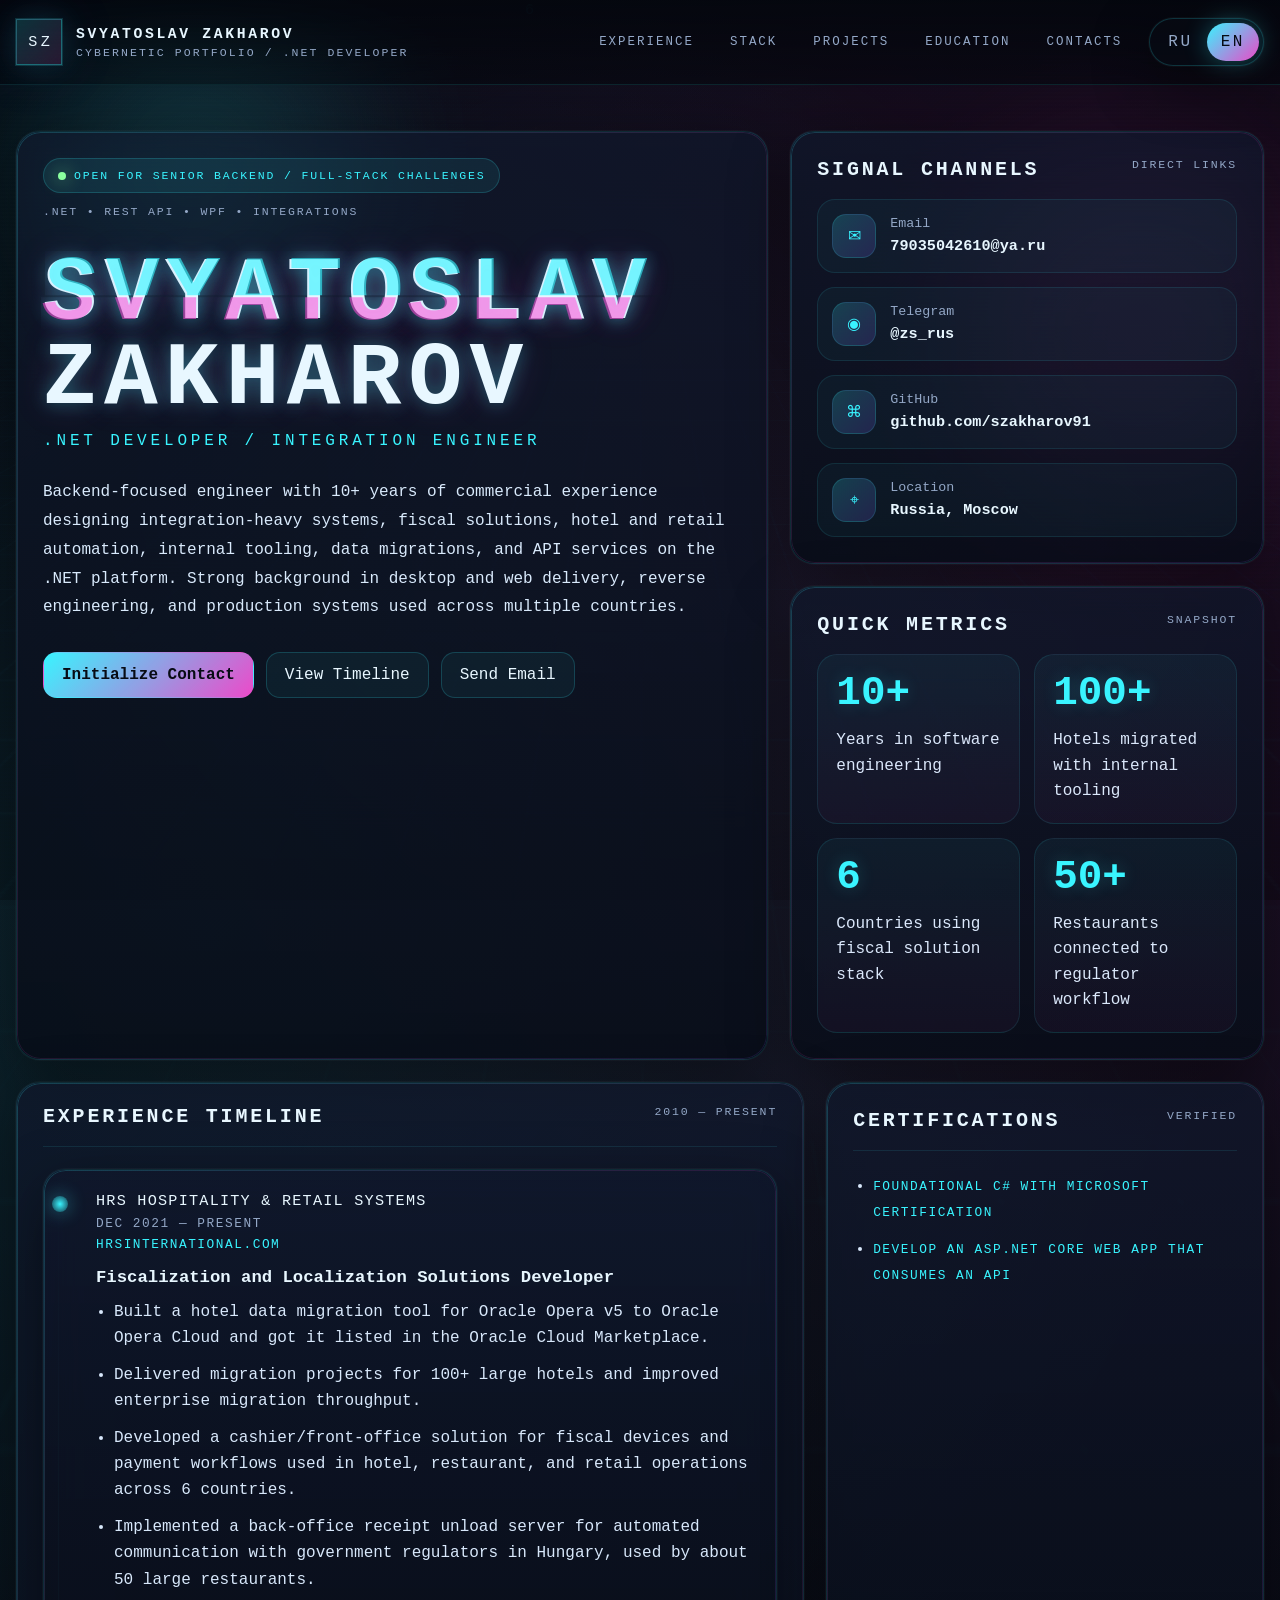
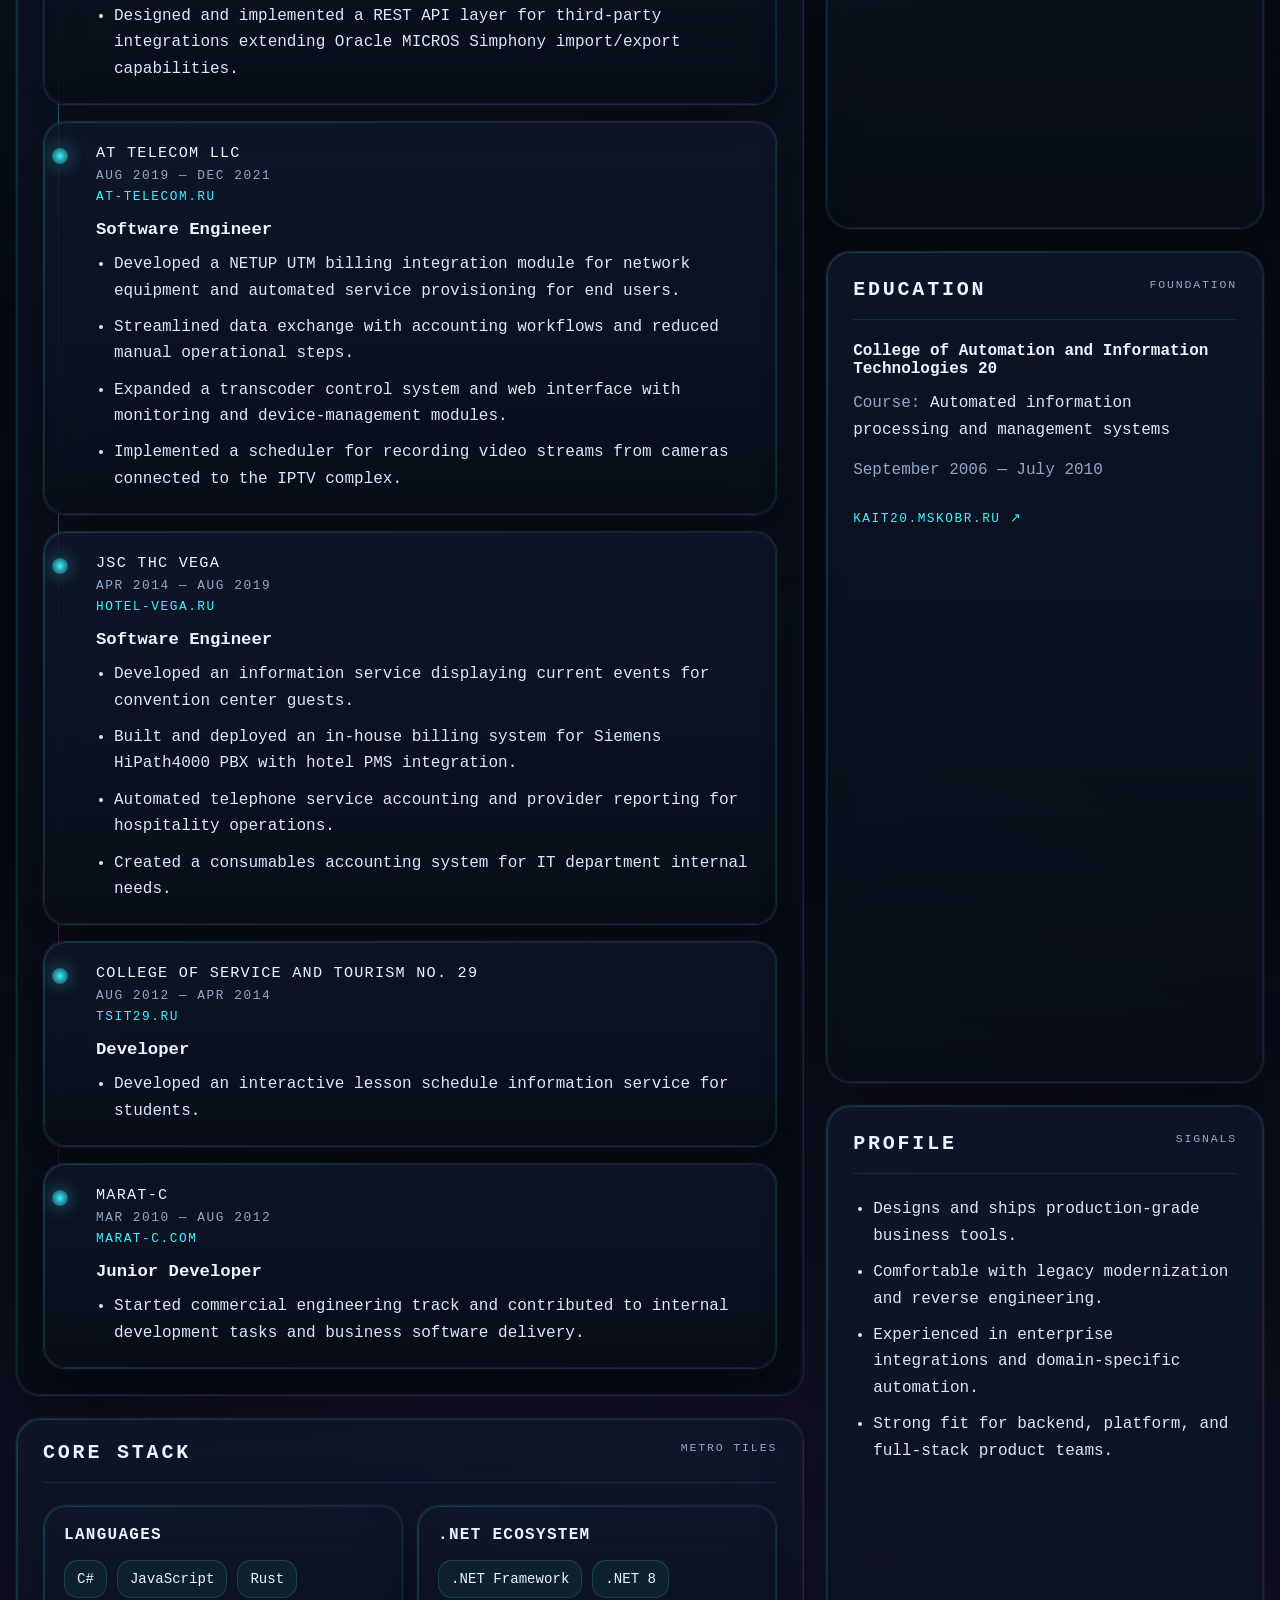
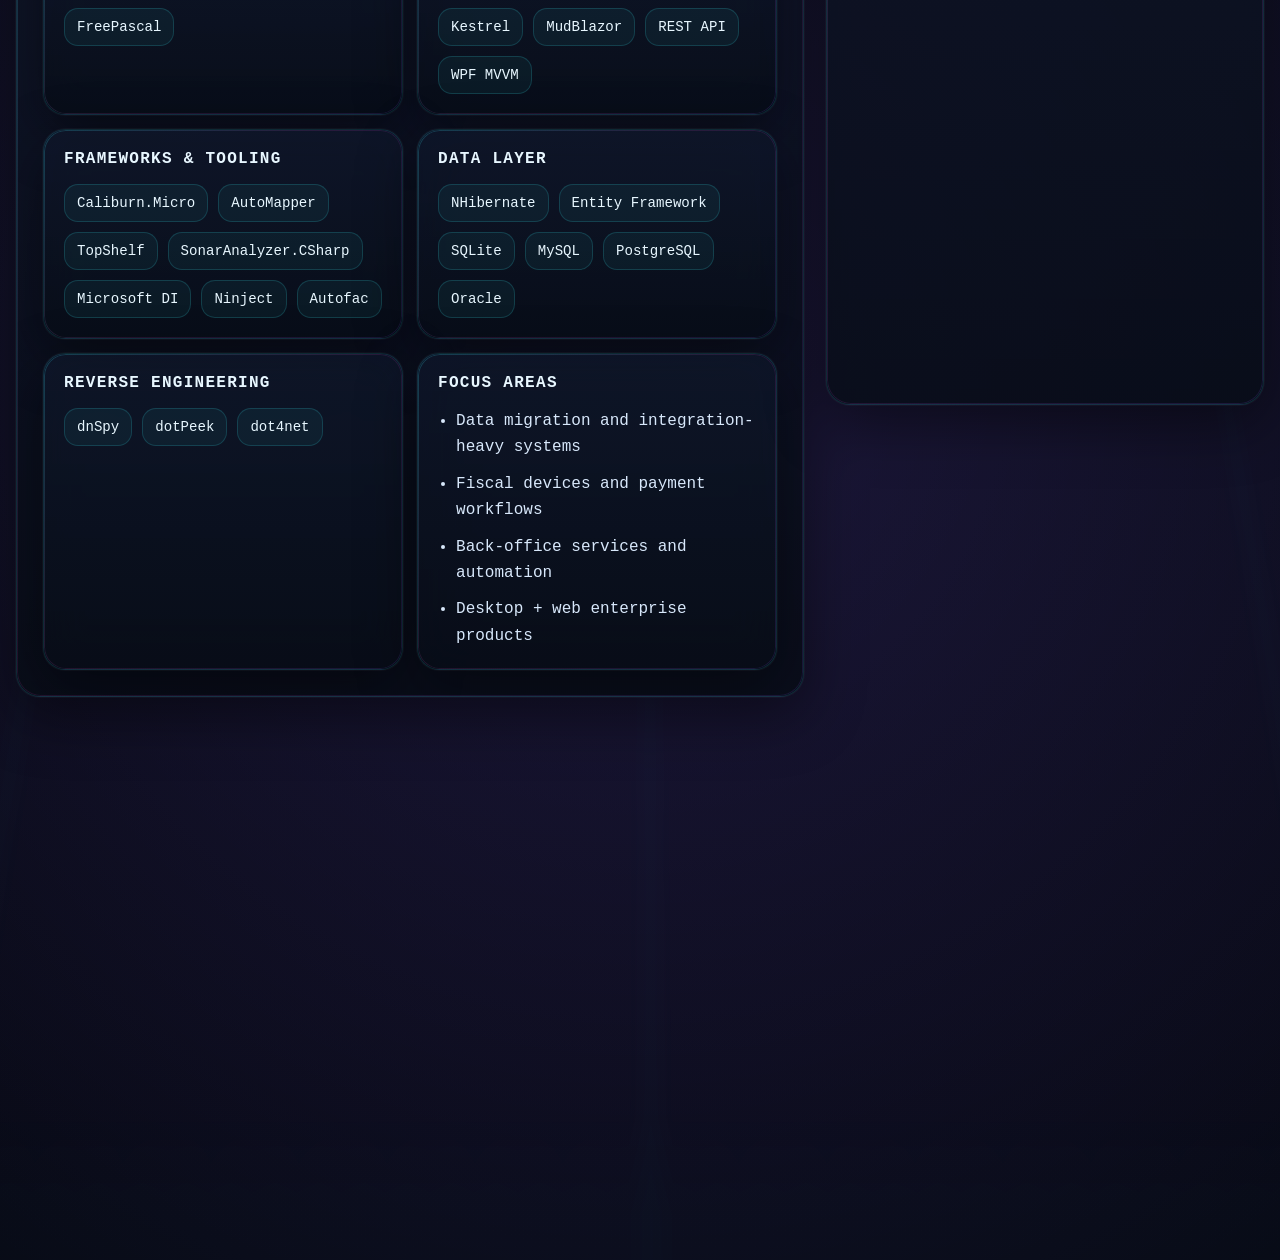
<file: index.html>
<!DOCTYPE html>
<html lang="en">
<head>
  <meta charset="UTF-8" />
  <meta name="viewport" content="width=device-width, initial-scale=1.0" />
  <meta name="color-scheme" content="dark" />
  <meta name="description" content="Cyberpunk-style bilingual resume landing page for Svyatoslav Zakharov" />
  <title>Svyatoslav Zakharov — Cyberpunk Resume</title>
  <link rel="preconnect" href="https://fonts.googleapis.com" />
  <link rel="preconnect" href="https://fonts.gstatic.com" crossorigin />
  <link rel="stylesheet" href="styles.css" />
  <script defer src="script.js"></script>
</head>
<body>
  <div class="scene">
    <canvas class="code-rain" id="codeRain" aria-hidden="true"></canvas>
    <div class="noise" aria-hidden="true"></div>
    <div class="grid" aria-hidden="true"></div>
    <div class="blobs" aria-hidden="true"></div>
    <div class="scanlines" aria-hidden="true"></div>

    <header class="topbar">
      <div class="topbar-inner">
        <a class="brand" href="#top" aria-label="Resume home">
          <div class="brand-mark" aria-hidden="true"></div>
          <div class="brand-copy">
            <strong id="brandName">Svyatoslav Zakharov</strong>
            <span id="brandSubtitle">Cybernetic Portfolio / .NET Developer</span>
          </div>
        </a>

        <div class="topbar-actions">
          <nav class="nav" id="mainNav" aria-label="Primary navigation">
            <a href="#experience" id="navExperience">Experience</a>
            <a href="#stack" id="navStack">Stack</a>
            <a href="#projects" id="navProjects">Projects</a>
            <a href="#education" id="navEducation">Education</a>
            <a href="#contacts" id="navContacts">Contacts</a>
          </nav>

          <div class="lang-switcher" aria-label="Language switcher">
            <button type="button" class="lang-btn" data-lang="ru" aria-pressed="false">RU</button>
            <button type="button" class="lang-btn is-active" data-lang="en" aria-pressed="true">EN</button>
          </div>
        </div>
      </div>
    </header>

    <main class="wrap" id="top">
      <section class="hero reveal" data-parallax data-speed="0.02">
        <article class="card hero-card">
          <div>
            <div class="hero-top">
              <span class="status-chip" id="heroStatus">Open for senior backend / full-stack challenges</span>
              <span class="eyebrow" id="heroEyebrow">.NET • REST API • WPF • Integrations</span>
            </div>

            <h1 class="hero-headline glitch" id="heroHeadline" data-text="SVYATOSLAV">SVYATOSLAV<br />ZAKHAROV</h1>
            <p class="hero-role" id="heroRole">.NET Developer / Integration Engineer</p>

            <p class="summary" id="heroSummary">
              Backend-focused engineer with 10+ years of commercial experience designing integration-heavy systems, fiscal solutions, hotel and retail automation, internal tooling, data migrations, and API services on the .NET platform.
            </p>

            <div class="hero-actions">
              <a class="btn btn-primary" href="#contacts" id="heroActionPrimary">Initialize Contact</a>
              <a class="btn" href="#experience" id="heroActionSecondary">View Timeline</a>
              <a class="btn" href="mailto:79035042610@ya.ru" id="heroActionEmail">Send Email</a>
            </div>
          </div>
        </article>

        <div class="hero-side">
          <aside class="card contact-card reveal" id="contacts" style="--delay: 100ms;">
            <div class="card-title">
              <h2 id="contactsTitle">Signal Channels</h2>
              <span id="contactsSubtitle">Direct Links</span>
            </div>
            <div class="contact-list" id="contactsList"></div>
          </aside>

          <aside class="card reveal" style="--delay: 180ms;">
            <div class="card-title">
              <h2 id="metricsTitle">Quick Metrics</h2>
              <span id="metricsSubtitle">Snapshot</span>
            </div>
            <div class="stats-grid" id="metricsGrid"></div>
          </aside>
        </div>
      </section>

      <section class="layout">
        <div class="stack">
          <section class="card section-card reveal" id="experience">
            <div class="section-heading">
              <h2 id="experienceTitle">Experience Timeline</h2>
              <span id="experienceSubtitle">2010 — Present</span>
            </div>
            <div class="timeline" id="experienceTimeline"></div>
          </section>

          <section class="card section-card reveal" id="stack">
            <div class="section-heading">
              <h2 id="stackTitle">Core Stack</h2>
              <span id="stackSubtitle">Metro Tiles</span>
            </div>
            <div class="tiles" id="stackTiles"></div>
          </section>

          <section class="card section-card reveal" id="projects">
            <div class="section-heading">
              <h2 id="projectsTitle">Pet Projects</h2>
              <span id="projectsSubtitle">Open Source</span>
            </div>
            <div class="project-list" id="projectsList"></div>
          </section>
        </div>

        <aside class="sidebar-stack">
          <section class="card sidebar-card reveal">
            <div class="section-heading">
              <h2 id="certificationsTitle">Certifications</h2>
              <span id="certificationsSubtitle">Verified</span>
            </div>
            <ul id="certificationsList"></ul>
          </section>

          <section class="card sidebar-card reveal" id="education" style="--delay: 80ms;">
            <div class="section-heading">
              <h2 id="educationTitle">Education</h2>
              <span id="educationSubtitle">Foundation</span>
            </div>
            <div id="educationBlock"></div>
          </section>

          <section class="card sidebar-card reveal" style="--delay: 120ms;">
            <div class="section-heading">
              <h2 id="profileTitle">Profile</h2>
              <span id="profileSubtitle">Signals</span>
            </div>
            <ul id="profileList"></ul>
          </section>

          <section class="card sidebar-card reveal" style="--delay: 160ms;">
            <div class="section-heading">
              <h2 id="interestsTitle">Interests</h2>
              <span id="interestsSubtitle">Off Duty</span>
            </div>
            <ul id="interestsList"></ul>
          </section>
        </aside>
      </section>

      <footer class="footer reveal">
        <span id="footerLeft">Resume landing page / multi-file build</span>
        <span id="footerRight">Cyberpunk × Matrix × Metro UI</span>
      </footer>
    </main>
  </div>
</body>
</html>
</file>
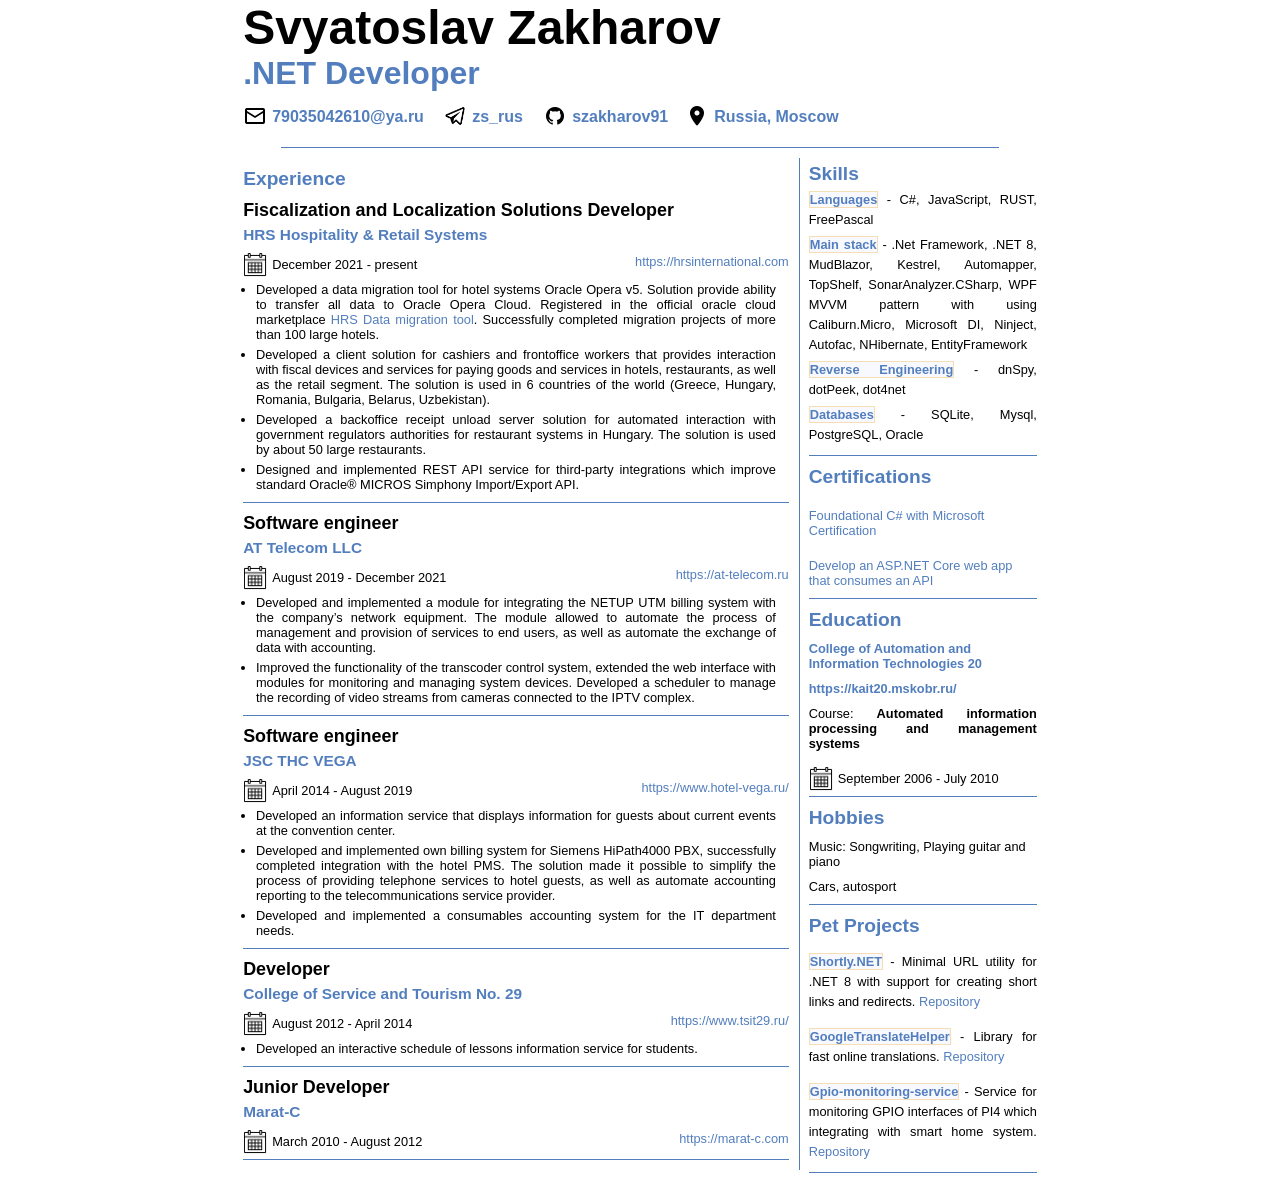
<file: index2.html>
<!DOCTYPE html>
<html lang="en">
<head>
    <meta charset="UTF-8">
    <meta name="viewport" content="width=device-width, initial-scale=1.0">
    <title>Svyatoslav Zakharov | .NET Developer</title>
    <link rel="stylesheet" href="style.css">
</head>
<body>
    <header>
        <h1 class="nameSurname">Svyatoslav Zakharov</h1>
        <h2 class="position">.NET Developer</h2>

        <div class="social-media">
            <span class="mail"><a class="social-media_link" href="mailto:79035042610@ya.ru" target="_blank">79035042610@ya.ru</a></span>
            <span class="telegram"><a class="social-media_link" href="https://t.me/zs_rus" target="_blank">zs_rus</a></span>
            <span class="github"><a class="social-media_link" href="https://github.com/szakharov91" target="_blank">szakharov91</a></span>
            <span class="location"><a class="social-media_link" href="https://yandex.ru/maps/-/CDr~AHzx" target="_blank">Russia, Moscow</a></span>

        </div>
    </header>

    <hr class="hr-line-main">

    <main>

        <div class="wrapper">

            <div class="mainsec">
                <div class="experience">
                    <h2>Experience</h2>

                    <article class="job-description">
                        <h3 class="job-position">Fiscalization and Localization Solutions Developer</h3>
                        <h4 class="job-company-name">HRS Hospitality & Retail Systems</h4>
                        <div class="work-place-additional-info">
                            <div class="job-time-range"><span>December 2021 - present</span></div>
                            <div class="job-company-site"><a class="company_link_url" href="https://hrsinternational.com" target="_blank">https://hrsinternational.com</a></div>
                        </div>

                        <div class="job-achivment">
                            <div class="achivment">
                                Developed a data migration tool for hotel systems Oracle Opera v5. 
                                Solution provide ability to transfer all data to Oracle Opera Cloud. Registered in the official oracle cloud marketplace 
                                <a class="article_link" target="_blank" href="https://cloudmarketplace.oracle.com/marketplace/en_US/listing/152044446">HRS Data migration tool</a>.
                                Successfully completed migration projects of more than 100 large hotels.
                            </div>
                            <div class="achivment">
                                Developed a client solution for cashiers and frontoffice workers that provides interaction with fiscal devices 
                                and services for paying goods and services in hotels, restaurants, as well as the retail segment. 
                                The solution is used in 6 countries of the world (Greece, Hungary, Romania, Bulgaria, Belarus, Uzbekistan).
                            </div>
                            <div class="achivment">
                                Developed a backoffice receipt unload server solution for automated interaction with government regulators authorities 
                                for restaurant systems in Hungary. The solution is used by about 50 large restaurants.
                            </div>
                            <div class="achivment">
                                Designed and implemented REST API service for third-party integrations which improve standard Oracle® MICROS Simphony Import/Export API.
                            </div>
                        </div>

                        <hr class="hr-line">

                    </article>

                    <article class="job-description">
                        <h3 class="job-position">Software engineer</h3>
                        <h4 class="job-company-name">AT Telecom LLC</h4>
                        <div class="work-place-additional-info">
                            <div class="job-time-range"><span>August 2019 - December 2021</span></div>
                            <div class="job-company-site"><a class="company_link_url" href="https://at-telecom.ru/" target="_blank">https://at-telecom.ru</a></div>
                        </div>

                        <div class="job-achivment">
                            <div class="achivment">
                                Developed and implemented a module for integrating the NETUP UTM billing system with the company’s network equipment.
                                The module allowed to automate the process of management and provision of services to end users, as well as automate the exchange of data with accounting.
                            </div>
                            <div class="achivment">
                                Improved the functionality of the transcoder control system, extended the web interface with modules for monitoring and managing system devices.
                                Developed a scheduler to manage the recording of video streams from cameras connected to the IPTV complex.
                            </div>
                        </div>

                        <hr class="hr-line">

                    </article>

                    <article class="job-description">
                        <h3 class="job-position">Software engineer</h3>
                        <h4 class="job-company-name">JSC THC VEGA</h4>
                        <div class="work-place-additional-info">
                            <div class="job-time-range"><span>April 2014 - August 2019</span></div>
                            <div class="job-company-site"><a class="company_link_url" href="https://www.hotel-vega.ru/" target="_blank">https://www.hotel-vega.ru/</a></div>
                        </div>

                        <div class="job-achivment">
                            <div class="achivment">
                                Developed an information service that displays information for guests about current events at the convention center.
                            </div>
                            <div class="achivment">
                                Developed and implemented own billing system for Siemens HiPath4000 PBX, successfully completed integration with the hotel PMS.
                                The solution made it possible to simplify the process of providing telephone services to hotel guests, 
                                as well as automate accounting reporting to the telecommunications service provider.
                            </div>
                            <div class="achivment">
                                Developed and implemented a consumables accounting system for the IT department needs.
                            </div>
                        </div>

                        <hr class="hr-line">

                    </article>

                    <article class="job-description">
                        <h3 class="job-position">Developer</h3>
                        <h4 class="job-company-name">College of Service and Tourism No. 29</h4>
                        <div class="work-place-additional-info">
                            <div class="job-time-range"><span>August 2012 - April 2014</span></div>
                            <div class="job-company-site"><a class="company_link_url" href="https://www.tsit29.ru/" target="_blank">https://www.tsit29.ru/</a></div>
                        </div>

                        <div class="job-achivment">
                            <div class="achivment">Developed an interactive schedule of lessons information service for students.</div>
                        </div>

                        <hr class="hr-line">

                    </article>

                    <article class="job-description">
                        <h3 class="job-position">Junior Developer</h3>
                        <h4 class="job-company-name">Marat-C</h4>
                        <div class="work-place-additional-info">
                            <div class="job-time-range"><span>March 2010 - August 2012</span></div>
                            <div class="job-company-site"><a class="company_link_url" href="https://www.marat-c.com" target="_blank">https://marat-c.com</a></div>
                        </div>

                        <hr class="hr-line">

                    </article>
                    
                </div>
            </div>

            <div class="sidebar">
                <div class="skills">
                    <h2>Skills</h2>

                    <div class="skill">
                        <span class="skill-tag">Languages</span>
                        <span class="skill-description"> - C#, JavaScript, RUST, FreePascal</span>
                    </div>

                    <div class="skill">
                        <span class="skill-tag">Main stack</span>
                        <span class="skill-description">
                             - .Net Framework, .NET 8, MudBlazor, Kestrel, Automapper, TopShelf, SonarAnalyzer.CSharp,
                             WPF MVVM pattern with using Caliburn.Micro, Microsoft DI, Ninject, Autofac, NHibernate, EntityFramework

                        </span>
                    </div>

                    <div class="skill">
                        <span class="skill-tag">Reverse Engineering</span>
                        <span class="skill-description"> - dnSpy, dotPeek, dot4net</span>
                    </div>

                    <div class="skill">
                        <span class="skill-tag">Databases</span>
                        <span class="skill-description"> - SQLite, Mysql, PostgreSQL, Oracle</span>
                    </div>

                    <hr class="hr-line">
                </div>
    
                <div class="certifications">
                    <h2>Certifications</h2>

                    <div class="cert">
                        <a class="article_link" href="https://freecodecamp.org/certification/szakharov/foundational-c-sharp-with-microsoft" target="_blank">Foundational C# with Microsoft Certification</a>
                    </div>

                    <div class="cert">
                        <a class="article_link" href="https://learn.microsoft.com/en-us/users/72165185/credentials/3150eb2a497c0020" target="_blank">Develop an ASP.NET Core web app that consumes an API</a>
                    </div>

                    <hr class="hr-line">
                </div>

                <div class="education">
                    <h2>Education</h2>

                    <div class="edu-depart"><a class="article_link" href="https://kait20.mskobr.ru/">College of Automation and Information Technologies 20</a></div>
                    
                    <div class="edu-depart">
                        <p><a class="article_link" href="https://kait20.mskobr.ru/">https://kait20.mskobr.ru/</a></p>

                    </div>
                    <div class="edu-course">Course: <b>Automated information processing and management systems</b></div>
                    <div class="edu-time-range"><span>September 2006 - July 2010</span></div>
                    <hr class="hr-line">
                </div>
    
                <div class="hobbies">
                    <h2>Hobbies</h2>

                    <p>Music: Songwriting, Playing guitar and piano</p>
                    <p>Cars, autosport</p>

                    <hr class="hr-line">
                </div>

                <div class="petprojects">
                    <h2>Pet Projects</h2>

                    <div class="petproject">
                        <span class="petproject-tag">Shortly.NET</span>
                        <span class="petproject-description"> - Minimal URL utility for .NET 8 with support for creating short links and redirects. <a class="article_link" href="https://github.com/szakharov91/Shortly.NET">Repository</a></span>
                    </div>

                    <div class="petproject">
                        <span class="petproject-tag">GoogleTranslateHelper</span>
                        <span class="petproject-description"> - Library for fast online translations. <a class="article_link" href="https://github.com/szakharov91/GoogleTranslateHelper">Repository</a></span>
                    </div>

                    <div class="petproject">
                        <span class="petproject-tag">Gpio-monitoring-service</span>
                        <span class="petproject-description"> - Service for monitoring GPIO interfaces of PI4 which integrating with smart home system. <a class="article_link" href="https://github.com/szakharov91/Gpio-monitoring-service">Repository</a></span>
                    </div>

                    <hr class="hr-line">
                </div>
            </div>

        </div>

    </main>

    <footer>

    </footer>
</body>
</html>
</file>
<file: styles.css>
:root {
  --bg: #070b14;
  --bg-soft: rgba(12, 18, 35, 0.72);
  --panel: rgba(14, 22, 43, 0.7);
  --panel-strong: rgba(9, 14, 28, 0.92);
  --text: #e8f7ff;
  --muted: #94a8c7;
  --cyan: #39f4ff;
  --magenta: #ff4fd8;
  --violet: #875dff;
  --lime: #8bff9f;
  --line: rgba(102, 224, 255, 0.18);
  --line-strong: rgba(102, 224, 255, 0.42);
  --shadow: 0 0 0 1px rgba(255,255,255,0.03), 0 18px 60px rgba(0, 0, 0, 0.45);
  --shadow-glow: 0 0 0 1px rgba(57, 244, 255, 0.15), 0 0 30px rgba(57, 244, 255, 0.14), 0 0 70px rgba(135, 93, 255, 0.1);
  --radius: 24px;
  --radius-sm: 16px;
  --max: 1280px;
  --header-h: 84px;
}

* {
  box-sizing: border-box;
}

html {
  scroll-behavior: smooth;
}

body {
  margin: 0;
  min-height: 100vh;
  font-family: ui-monospace, SFMono-Regular, Menlo, Monaco, Consolas, "Liberation Mono", "Courier New", monospace;
  background:
    radial-gradient(circle at 15% 20%, rgba(57, 244, 255, 0.12), transparent 28%),
    radial-gradient(circle at 85% 12%, rgba(255, 79, 216, 0.12), transparent 30%),
    radial-gradient(circle at 50% 80%, rgba(135, 93, 255, 0.18), transparent 36%),
    linear-gradient(180deg, #050811 0%, #070b14 45%, #04070e 100%);
  color: var(--text);
  overflow-x: hidden;
}

body::before {
  content: "";
  position: fixed;
  inset: 0;
  pointer-events: none;
  background: radial-gradient(circle at center, transparent 20%, rgba(0, 0, 0, 0.18) 100%);
  z-index: 0;
}

a {
  color: inherit;
  text-decoration: none;
}

button {
  font: inherit;
}

.code-rain {
  position: fixed;
  inset: 0;
  width: 100%;
  height: 100%;
  z-index: 0;
  opacity: 0.16;
  pointer-events: none;
  mix-blend-mode: screen;
}

.scene {
  position: relative;
  isolation: isolate;
  min-height: 100vh;
}

.noise,
.grid,
.blobs,
.scanlines {
  position: fixed;
  inset: 0;
  pointer-events: none;
  z-index: 0;
}

.grid {
  background:
    linear-gradient(rgba(57, 244, 255, 0.05) 1px, transparent 1px),
    linear-gradient(90deg, rgba(57, 244, 255, 0.05) 1px, transparent 1px);
  background-size: 32px 32px;
  mask-image: radial-gradient(circle at center, rgba(0,0,0,0.95), rgba(0,0,0,0.3));
  animation: gridPulse 7s ease-in-out infinite alternate;
  transform: perspective(900px) rotateX(70deg) translateY(20vh) scale(1.7);
  transform-origin: center center;
  opacity: 0.35;
}

.scanlines {
  background: repeating-linear-gradient(
    to bottom,
    rgba(255,255,255,0.02) 0,
    rgba(255,255,255,0.02) 1px,
    transparent 2px,
    transparent 4px
  );
  opacity: 0.08;
  mix-blend-mode: screen;
}

.noise {
  background-image:
    radial-gradient(circle at 20% 20%, rgba(255,255,255,0.04) 0 1px, transparent 1px),
    radial-gradient(circle at 70% 40%, rgba(255,255,255,0.03) 0 1px, transparent 1px),
    radial-gradient(circle at 35% 80%, rgba(255,255,255,0.03) 0 1px, transparent 1px);
  background-size: 160px 160px;
  opacity: 0.3;
}

.blobs::before,
.blobs::after {
  content: "";
  position: absolute;
  width: 42vw;
  height: 42vw;
  min-width: 280px;
  min-height: 280px;
  filter: blur(60px);
  opacity: 0.22;
  border-radius: 50%;
  animation: drift 18s ease-in-out infinite alternate;
}

.blobs::before {
  top: -8vw;
  left: -6vw;
  background: radial-gradient(circle, rgba(57,244,255,0.9), rgba(57,244,255,0) 65%);
}

.blobs::after {
  right: -10vw;
  top: 8vh;
  background: radial-gradient(circle, rgba(255,79,216,0.85), rgba(135,93,255,0) 70%);
  animation-duration: 22s;
}

.topbar {
  position: sticky;
  top: 0;
  z-index: 30;
  backdrop-filter: blur(18px);
  background: linear-gradient(180deg, rgba(4,7,14,0.9), rgba(4,7,14,0.55));
  border-bottom: 1px solid rgba(57, 244, 255, 0.12);
}

.topbar-inner {
  width: min(calc(100% - 32px), var(--max));
  min-height: var(--header-h);
  margin: 0 auto;
  display: flex;
  align-items: center;
  justify-content: space-between;
  gap: 18px;
  padding: 12px 0;
}

.topbar-actions {
  display: flex;
  align-items: center;
  justify-content: flex-end;
  gap: 14px;
  flex-wrap: wrap;
}

.brand {
  display: flex;
  align-items: center;
  gap: 14px;
  min-width: 0;
}

.brand-mark {
  width: 46px;
  height: 46px;
  display: grid;
  place-items: center;
  border: 1px solid rgba(57, 244, 255, 0.3);
  background: linear-gradient(135deg, rgba(57,244,255,0.18), rgba(255,79,216,0.14));
  box-shadow: var(--shadow-glow);
  position: relative;
  overflow: hidden;
}

.brand-mark::before {
  content: "SZ";
  font-size: 0.95rem;
  letter-spacing: 0.22em;
  text-indent: 0.22em;
  color: var(--text);
}

.brand-copy {
  min-width: 0;
}

.brand-copy strong,
.brand-copy span {
  display: block;
  white-space: nowrap;
  overflow: hidden;
  text-overflow: ellipsis;
}

.brand-copy strong {
  font-size: 0.92rem;
  letter-spacing: 0.18em;
  text-transform: uppercase;
}

.brand-copy span {
  font-size: 0.72rem;
  color: var(--muted);
  letter-spacing: 0.18em;
  text-transform: uppercase;
  margin-top: 4px;
}

.nav {
  display: flex;
  gap: 10px;
  flex-wrap: wrap;
  justify-content: flex-end;
}

.nav a {
  color: var(--muted);
  font-size: 0.78rem;
  letter-spacing: 0.16em;
  text-transform: uppercase;
  padding: 10px 12px;
  border: 1px solid transparent;
  transition: 180ms ease;
}

.nav a:hover,
.nav a:focus-visible {
  color: var(--text);
  border-color: rgba(57, 244, 255, 0.22);
  background: rgba(57, 244, 255, 0.06);
  outline: none;
}

.lang-switcher {
  display: inline-flex;
  padding: 4px;
  border: 1px solid rgba(57, 244, 255, 0.18);
  background: rgba(7, 11, 20, 0.66);
  border-radius: 999px;
  box-shadow: var(--shadow);
}

.lang-btn {
  border: 0;
  background: transparent;
  color: var(--muted);
  padding: 10px 14px;
  border-radius: 999px;
  letter-spacing: 0.16em;
  text-transform: uppercase;
  cursor: pointer;
  transition: 180ms ease;
}

.lang-btn:hover,
.lang-btn:focus-visible {
  color: var(--text);
  outline: none;
}

.lang-btn.is-active {
  color: var(--bg);
  background: linear-gradient(135deg, var(--cyan), rgba(255, 79, 216, 0.92));
  box-shadow: 0 0 24px rgba(57, 244, 255, 0.32);
}

.wrap {
  position: relative;
  z-index: 1;
  width: min(calc(100% - 32px), var(--max));
  margin: 0 auto;
  padding: 28px 0 60px;
}

.hero {
  display: grid;
  grid-template-columns: minmax(0, 1.35fr) minmax(280px, 0.85fr);
  gap: 22px;
  align-items: stretch;
  margin-top: 18px;
}

.card,
.tile,
.timeline-item,
.project {
  position: relative;
  background: linear-gradient(180deg, rgba(16, 24, 44, 0.74), rgba(8, 13, 24, 0.86));
  border: 1px solid rgba(57, 244, 255, 0.12);
  box-shadow: var(--shadow);
  backdrop-filter: blur(20px);
  overflow: hidden;
}

.card::before,
.tile::before,
.timeline-item::before,
.project::before {
  content: "";
  position: absolute;
  inset: 0;
  padding: 1px;
  border-radius: inherit;
  background: linear-gradient(135deg, rgba(57,244,255,0.28), rgba(255,79,216,0.16), rgba(135,93,255,0.2));
  -webkit-mask:
    linear-gradient(#fff 0 0) content-box,
    linear-gradient(#fff 0 0);
  -webkit-mask-composite: xor;
  mask-composite: exclude;
  opacity: 0.72;
  pointer-events: none;
}

.card {
  border-radius: var(--radius);
  padding: 26px;
}

.hero-card {
  min-height: 100%;
  display: flex;
  align-items: stretch;
}

.hero-side {
  display: grid;
  grid-template-rows: auto auto;
  gap: 22px;
}

.hero-top,
.card-title,
.section-heading,
.project-top {
  display: flex;
  justify-content: space-between;
  align-items: flex-start;
  gap: 12px;
  flex-wrap: wrap;
}

.status-chip,
.eyebrow,
.card-title span,
.section-heading span,
.footer span {
  font-size: 0.72rem;
  letter-spacing: 0.16em;
  text-transform: uppercase;
}

.status-chip {
  display: inline-flex;
  align-items: center;
  gap: 8px;
  padding: 10px 14px;
  border-radius: 999px;
  background: rgba(57, 244, 255, 0.08);
  color: var(--cyan);
  border: 1px solid rgba(57, 244, 255, 0.18);
}

.status-chip::before {
  content: "";
  width: 8px;
  height: 8px;
  border-radius: 50%;
  background: var(--lime);
  box-shadow: 0 0 18px rgba(139, 255, 159, 0.85);
}

.eyebrow,
.card-title span,
.section-heading span,
.footer span,
.timeline-date,
.timeline-link,
.contact-item small {
  color: var(--muted);
}

.hero-headline {
  margin: 34px 0 10px;
  font-size: clamp(2.8rem, 7vw, 5.8rem);
  line-height: 0.95;
  letter-spacing: 0.08em;
  text-transform: uppercase;
}

.glitch {
  position: relative;
  text-shadow: 0 0 18px rgba(57, 244, 255, 0.32), 0 0 38px rgba(255, 79, 216, 0.18);
}

.glitch::before,
.glitch::after {
  content: attr(data-text);
  position: absolute;
  left: 0;
  top: 0;
  width: 100%;
  overflow: hidden;
  pointer-events: none;
  opacity: 0.75;
}

.glitch::before {
  color: rgba(57, 244, 255, 0.85);
  transform: translate(2px, -1px);
  clip-path: inset(0 0 48% 0);
  animation: glitchShift 3.2s infinite linear alternate-reverse;
}

.glitch::after {
  color: rgba(255, 79, 216, 0.75);
  transform: translate(-2px, 1px);
  clip-path: inset(52% 0 0 0);
  animation: glitchShift 2.4s infinite linear alternate;
}

.hero-role {
  margin: 0;
  font-size: 1rem;
  letter-spacing: 0.24em;
  text-transform: uppercase;
  color: var(--cyan);
}

.summary {
  margin: 28px 0 0;
  max-width: 72ch;
  color: #d9eafc;
  font-size: 1rem;
  line-height: 1.8;
}

.hero-actions {
  display: flex;
  gap: 12px;
  flex-wrap: wrap;
  margin-top: 30px;
}

.btn {
  display: inline-flex;
  align-items: center;
  justify-content: center;
  min-height: 46px;
  padding: 0 18px;
  border-radius: 14px;
  border: 1px solid rgba(57, 244, 255, 0.18);
  color: var(--text);
  background: rgba(57, 244, 255, 0.05);
  transition: 180ms ease;
}

.btn:hover,
.btn:focus-visible {
  transform: translateY(-1px);
  border-color: rgba(57, 244, 255, 0.4);
  box-shadow: 0 0 0 1px rgba(57, 244, 255, 0.12), 0 0 26px rgba(57, 244, 255, 0.12);
  outline: none;
}

.btn-primary {
  color: var(--bg);
  border-color: transparent;
  background: linear-gradient(135deg, var(--cyan), rgba(255, 79, 216, 0.92));
  font-weight: 700;
}

.contact-list,
.stats-grid,
.tiles,
.project-list {
  display: grid;
  gap: 14px;
}

.contact-list {
  margin-top: 18px;
}

.contact-item {
  display: grid;
  grid-template-columns: 44px minmax(0, 1fr);
  gap: 14px;
  align-items: center;
  padding: 14px;
  border-radius: 18px;
  background: rgba(57, 244, 255, 0.04);
  border: 1px solid rgba(57, 244, 255, 0.1);
  transition: 180ms ease;
}

.contact-item:hover,
.contact-item:focus-visible {
  transform: translateX(4px);
  border-color: rgba(57, 244, 255, 0.22);
  background: rgba(57, 244, 255, 0.08);
  outline: none;
}

.contact-icon {
  width: 44px;
  height: 44px;
  display: grid;
  place-items: center;
  border-radius: 14px;
  background: linear-gradient(135deg, rgba(57,244,255,0.18), rgba(135,93,255,0.18));
  color: var(--cyan);
  border: 1px solid rgba(57, 244, 255, 0.14);
}

.contact-item strong {
  display: block;
  margin-top: 4px;
  color: var(--text);
  font-size: 0.95rem;
  line-height: 1.4;
  word-break: break-word;
}

.stats-grid {
  grid-template-columns: repeat(2, minmax(0, 1fr));
  margin-top: 18px;
}

.stat {
  min-height: 132px;
  padding: 18px;
  border-radius: 20px;
  background: linear-gradient(180deg, rgba(57,244,255,0.05), rgba(255,79,216,0.04));
  border: 1px solid rgba(57, 244, 255, 0.1);
}

.stat strong {
  display: block;
  font-size: clamp(1.8rem, 3.2vw, 2.6rem);
  line-height: 1;
  color: var(--cyan);
  text-shadow: 0 0 18px rgba(57, 244, 255, 0.2);
}

.stat span {
  display: block;
  margin-top: 14px;
  color: #dbe8fb;
  line-height: 1.6;
}

.layout {
  display: grid;
  grid-template-columns: minmax(0, 1.35fr) minmax(300px, 0.75fr);
  gap: 22px;
  margin-top: 22px;
}

.stack,
.sidebar-stack {
  display: grid;
  gap: 22px;
}

.section-card {
  padding-top: 22px;
}

.section-heading {
  padding-bottom: 18px;
  margin-bottom: 22px;
  border-bottom: 1px solid rgba(57, 244, 255, 0.1);
}

.section-heading h2,
.card-title h2 {
  margin: 0;
  font-size: 1.25rem;
  letter-spacing: 0.14em;
  text-transform: uppercase;
}

.timeline {
  position: relative;
  display: grid;
  gap: 16px;
}

.timeline::before {
  content: "";
  position: absolute;
  left: 15px;
  top: 8px;
  bottom: 8px;
  width: 1px;
  background: linear-gradient(180deg, rgba(57,244,255,0), rgba(57,244,255,0.5), rgba(255,79,216,0.35), rgba(57,244,255,0));
}

.timeline-item {
  border-radius: 22px;
  padding: 22px 22px 22px 52px;
}

.timeline-dot {
  position: absolute;
  left: 8px;
  top: 26px;
  width: 16px;
  height: 16px;
  border-radius: 50%;
  background: radial-gradient(circle, var(--cyan), rgba(57,244,255,0.12));
  box-shadow: 0 0 18px rgba(57, 244, 255, 0.45);
}

.timeline-meta {
  display: grid;
  gap: 6px;
}

.timeline-company {
  color: var(--text);
  font-size: 0.95rem;
  letter-spacing: 0.08em;
  text-transform: uppercase;
}

.timeline-date,
.timeline-link {
  font-size: 0.8rem;
  letter-spacing: 0.12em;
  text-transform: uppercase;
}

.timeline-link {
  color: var(--cyan);
}

.timeline-role {
  margin: 16px 0 12px;
  font-size: 1.08rem;
}

.timeline-list,
.sidebar-card ul,
.tile ul {
  margin: 0;
  padding-left: 18px;
  display: grid;
  gap: 10px;
  color: #d8e8fb;
  line-height: 1.65;
}

.tiles {
  grid-template-columns: repeat(2, minmax(0, 1fr));
}

.tile {
  border-radius: 22px;
  padding: 20px;
  min-height: 100%;
}

.tile h3,
.project h3 {
  margin: 0 0 16px;
  font-size: 1rem;
  letter-spacing: 0.08em;
  text-transform: uppercase;
}

.chip-set {
  display: flex;
  flex-wrap: wrap;
  gap: 10px;
}

.chip {
  padding: 10px 12px;
  border-radius: 14px;
  border: 1px solid rgba(57, 244, 255, 0.16);
  background: rgba(57, 244, 255, 0.05);
  color: var(--text);
  font-size: 0.88rem;
}

.project-list {
  grid-template-columns: repeat(3, minmax(0, 1fr));
}

.project {
  border-radius: 22px;
  padding: 20px;
}

.project-top a,
.sidebar-card a {
  color: var(--cyan);
  font-size: 0.8rem;
  letter-spacing: 0.12em;
  text-transform: uppercase;
}

.project p,
.edu-line,
.edu-meta {
  margin: 0;
  line-height: 1.7;
  color: #dbe8fb;
}

.project p {
  margin-top: 12px;
}

.sidebar-card ul {
  padding-left: 20px;
}

.sidebar-card p + p {
  margin-top: 12px;
}

.edu-name {
  margin: 0;
  font-size: 1rem;
}

.edu-meta {
  color: var(--muted);
}

.edu-link {
  display: inline-block;
  margin-top: 14px;
  color: var(--cyan);
}

.footer {
  display: flex;
  justify-content: space-between;
  gap: 12px;
  flex-wrap: wrap;
  padding: 22px 6px 0;
  margin-top: 8px;
}

.reveal {
  opacity: 0;
  transform: translateY(18px);
  transition:
    opacity 700ms ease,
    transform 700ms ease;
  transition-delay: var(--delay, 0ms);
}

.reveal.is-visible {
  opacity: 1;
  transform: translateY(0);
}

@keyframes gridPulse {
  from {
    opacity: 0.24;
    filter: drop-shadow(0 0 10px rgba(57, 244, 255, 0.08));
  }
  to {
    opacity: 0.42;
    filter: drop-shadow(0 0 18px rgba(57, 244, 255, 0.16));
  }
}

@keyframes drift {
  from {
    transform: translate3d(0, 0, 0) scale(1);
  }
  to {
    transform: translate3d(5vw, 4vh, 0) scale(1.08);
  }
}

@keyframes glitchShift {
  0%, 100% {
    transform: translate(0, 0);
  }
  20% {
    transform: translate(2px, -1px);
  }
  40% {
    transform: translate(-2px, 1px);
  }
  60% {
    transform: translate(1px, 0);
  }
  80% {
    transform: translate(-1px, -1px);
  }
}

@media (max-width: 1100px) {
  .hero,
  .layout,
  .project-list {
    grid-template-columns: 1fr;
  }

  .hero-side,
  .sidebar-stack {
    grid-template-columns: repeat(2, minmax(0, 1fr));
    grid-auto-rows: 1fr;
  }
}

@media (max-width: 860px) {
  .topbar-inner,
  .topbar-actions {
    align-items: stretch;
  }

  .topbar-inner {
    flex-direction: column;
  }

  .topbar-actions {
    justify-content: space-between;
  }

  .nav {
    justify-content: flex-start;
  }

  .tiles,
  .stats-grid,
  .hero-side,
  .sidebar-stack {
    grid-template-columns: 1fr;
  }

  .hero-headline {
    font-size: clamp(2.4rem, 13vw, 4rem);
  }

  .summary {
    font-size: 0.96rem;
  }
}

@media (max-width: 640px) {
  :root {
    --header-h: auto;
  }

  .wrap,
  .topbar-inner {
    width: min(calc(100% - 24px), var(--max));
  }

  .wrap {
    padding-top: 18px;
  }

  .card,
  .timeline-item,
  .project,
  .tile {
    border-radius: 20px;
  }

  .card {
    padding: 20px;
  }

  .timeline-item {
    padding: 20px 18px 20px 44px;
  }

  .timeline::before {
    left: 12px;
  }

  .timeline-dot {
    left: 5px;
  }

  .hero-actions,
  .topbar-actions,
  .lang-switcher {
    width: 100%;
  }

  .btn,
  .lang-btn {
    flex: 1 1 auto;
  }

  .footer {
    flex-direction: column;
  }
}

@media (prefers-reduced-motion: reduce) {
  html {
    scroll-behavior: auto;
  }

  *,
  *::before,
  *::after {
    animation: none !important;
    transition: none !important;
  }
}
</file>
<file: style.css>
@media print { html, body{ height: 297mm; width: 210mm; } }

* {
    margin: 0;
    padding: 0;  
}   

html {
    font-family: Arial, Helvetica, sans-serif;
    margin: 0px 20px 0px 20px;
}

body {
    height: 297mm; width: 210mm;
    margin:auto;
}

.nameSurname {
    color: black;
    font-size: 3em;
}

.position {
    color: #527EBE;
    font-size: 2em;
}

.social-media {
    display: table;
    margin-top: 5px;
    height: 40px;
    font-weight:bold
}

.social-media_link {
    padding-left: 29px;
    color:#527EBE;
    text-decoration: none;
}

.social-media_link:visited {
    padding-left: 29px;
    color:#527EBE;
    text-decoration: none;
} 

.social-media_link:hover {
    padding-left: 29px;
    color:#527EBE;
    text-decoration:underline dotted;
}

.company_link_url {
    color:#527EBE;
    text-decoration: none;
    float: right;
}

.company_link_url:visited {
    color:#527EBE;
    text-decoration: none;
    float: right;
}

.company_link_url:hover {
    color:#527EBE;
    text-decoration: underline dotted;
    float: right;
}

.article_link {
    color:#527EBE;
    text-decoration: none;
}

.article_link:visited {
    color:#527EBE;
    text-decoration: none;
}

.article_link:hover {
    color:#527EBE;
    text-decoration: underline dotted;
}

.mail::before {
    content: "";
    position: absolute;
    float: left;
    margin: -4px 5px 0 0;
    width: 24px;
    height: 24px;
    background-image: url("resources/icons/icons8-email-96.png");
    background-size: 24px 24px;
  }

.mail {
    display: table-cell;
    width: 200px;
    color:#527EBE;
    text-decoration: none;
    vertical-align: middle;
}

.telegram::before {
    content: "";
    position: absolute;
    float: left;
    margin: -4px 5px 0 0;
    width: 24px;
    height: 24px;
    background-image: url("resources/icons/icons8-telegram-90.png");
    background-size: 24px 24px;
  }

.telegram {
    display: table-cell;
    width: 100px;
    color:#527EBE;
    text-decoration: none;
    vertical-align: middle;
}

.github::before {
    content: "";
    position: absolute;
    float: left;
    margin: -4px 5px 0 0;
    width: 24px;
    height: 24px;
    background-image: url("resources/icons/icons8-github-96.png");
    background-size: 24px 24px;
  }

.github {
    display: table-cell;
    width: 142px;
    color:#527EBE;
    text-decoration: none;
    vertical-align: middle;
}

.location::before {
    content: "";
    position: absolute;
    float: left;
    margin: -4px 5px 0 0;
    width: 24px;
    height: 24px;
    background-image: url("resources/icons/icons8-location-96.png");
    background-size: 24px 24px;
  }

.location {
    display: table-cell;
    width: 200px;
    color:#527EBE;
    text-decoration: none;
    vertical-align: middle;
}

.hr-line {
	margin: 10px 0;
	padding: 0;
	height: 0;
	border: none;
	border-top: 1px solid #527EBE;
}

.hr-line-main {
	margin: 10px auto;
	padding: 0;
	height: 0;
	border: none;
	border-top: 1px solid #527EBE;
    width: 190mm;
} 

.hr-vertical-line {
    margin: 10px 0;
    padding: 0;
	height: 0;
	border: none;
    border-left: thick solid #527EBE;
}

main {
    margin-top: 10px;
}

main h2 {
    color: #527EBE;
    font-size: 1.5em;
}

.wrapper {
    width: 100%; 
    margin: auto;
    position: relative; /* Относительное позиционирование */ 
    font-size:0.8em;
}

.mainsec, .sidebar { position: absolute; }

.mainsec {
    width: 70%; /* Ширина колонки */
    border-right: 1px solid #527EBE;
}


.sidebar {
    width: 30%; /* Ширина колонки */
    left: 70%; /* Сдвиг вправо */
}

.experience {
    margin-top: 10px;
}

.job-description {
    margin-top: 10px;
    margin-right: 10px;
}

.job-position {
    font-size: 1.4em;
}

.job-company-name {
    margin-top:5px;
    font-size: 1.2em;
    color: #527EBE;
}

.work-place-additional-info {
    display: table;
    font-size: 1em;
    margin-top: 10px;
}

.job-time-range::before {
    content: "";
    position: absolute;
    float: left;
    margin: -4px 5px 0 0;
    width: 24px;
    height: 24px;
    background-image: url("resources/icons/icons8-calendar-100.png");
    background-size: 24px 24px;
}

.job-time-range span {
    padding-left: 29px;
}

.job-time-range {
    display: table-cell;
    width: 300px;
}

/*.job-company-site a, a:visited, a:hover {
    padding-left: 0px;
    color:#527EBE;
    text-decoration: none;
    float:right;
}*/

.job-company-site {
    display: table-cell;
    width: 300px;
}

.job-achivment {
    margin-top:10px;
    list-style:disc outside;
    padding:0 1em;
}

.achivment {
    text-align: justify;
    margin-top: 5px;
    display:list-item;
}

/*.achivment a:hover {
    padding-left: 0px;
    color:#527EBE;
    text-decoration: dotted;
}

.achivment a, a:visited {
    padding-left: 0px;
    color:#527EBE;
    text-decoration: none;
}*/

.skills {
    margin-top: 5px;
    margin-left: 10px;
}

.skill {
    margin-top: 5px;
    text-align: justify;
}

.skill-tag {
    font-weight: bolder;
    color:#527EBE;
    background-color: ghostwhite;
    border: 1px solid wheat;
    line-height: 10px;
}

.skill-description {
    line-height: 20px;
}

.certifications {
    margin-top: 10px;
    margin-left: 10px;
}

/*
.cert a, a:hover, a:visited {
    text-decoration: none;
}*/

.cert {
    margin-top:20px;
}

.education {
    margin-top: 10px;
    margin-left: 10px;
}

.edu-depart {
    margin-top: 10px;
    font-weight: bold;
}

.edu-depart p {
    margin-top: 10px;
}

.regular_link:hover {
    text-decoration: dotted;
}

.regular_link, .regular_link:visited {
    text-decoration: none;
}

.edu-course {
    margin-top:10px;
    text-align: justify;
}

.edu-time-range::before {
    content: "";
    position: absolute;
    float: left;
    margin: -4px 5px 0 0;
    width: 24px;
    height: 24px;
    background-image: url("resources/icons/icons8-calendar-100.png");
    background-size: 24px 24px;
}

.edu-time-range span {
    padding-left: 29px;
}

.edu-time-range {
    margin-top: 20px;
}

.hobbies {
    margin-top: 10px;
    margin-left: 10px;
}

.hobbies p {
    margin-top: 10px;
}

.petprojects {
    margin-top: 10px;
    margin-left: 10px;
}

.petproject {
    margin-top: 15px;
    text-align: justify;
}

.petproject-tag {
    font-weight: bolder;
    color:#527EBE;
    background-color: ghostwhite;
    border: 1px solid wheat;
    line-height: 10px;
}

.petproject-description {
    line-height: 20px;
}
</file>
